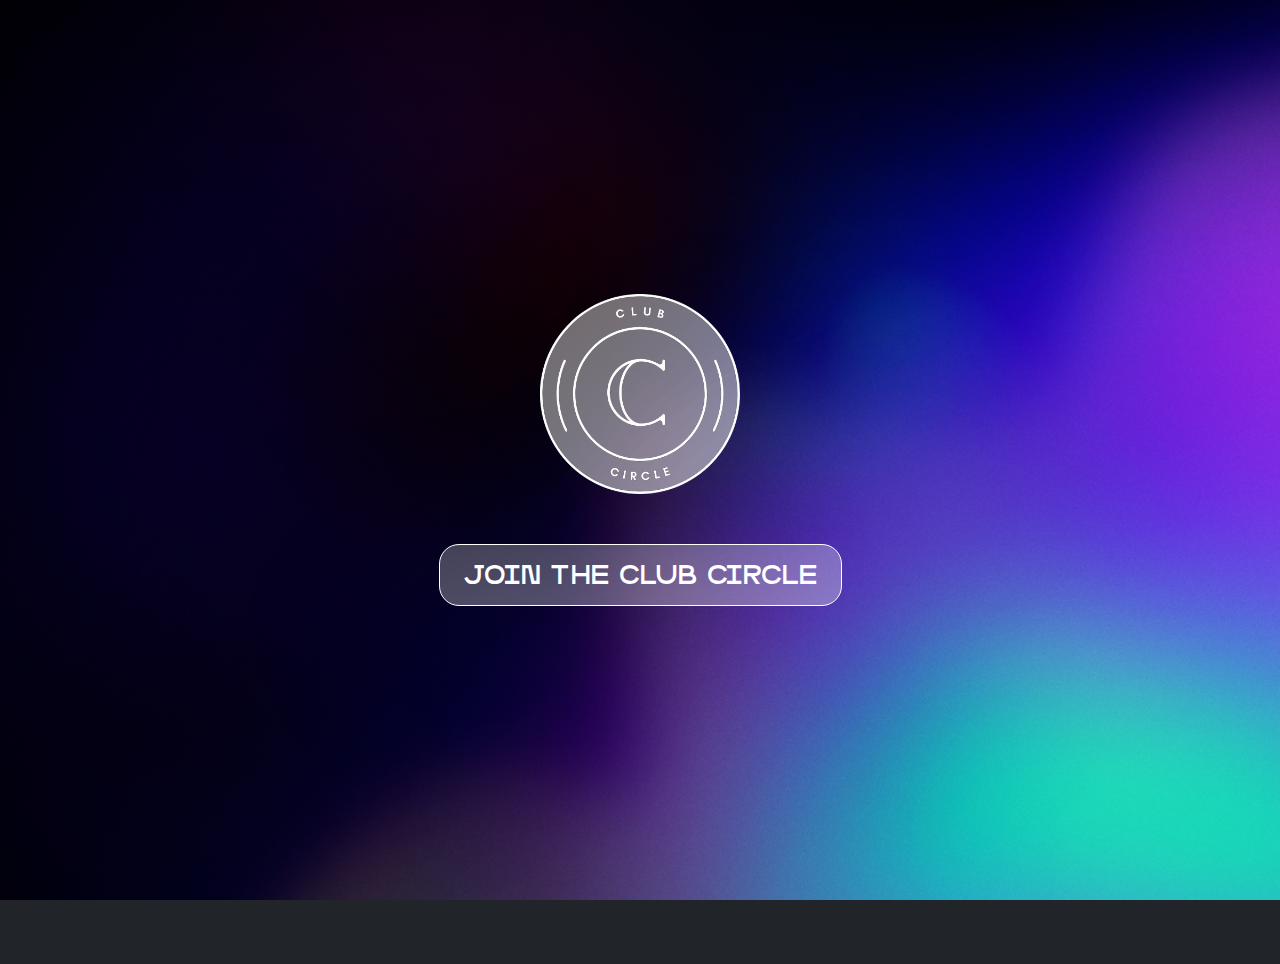
<file: index.html>
<!DOCTYPE html>
<html lang="en">

<head>
    <meta charset="utf-8">
<title>Club Circle</title>
    <meta name="viewport" content="width=device-width, initial-scale=1.0, shrink-to-fit=no">
    <title>Club Circle</title>
    <link rel="icon" type="image/png" sizes="1500x1500" href="/assets/img/ClubCircle_Logo.png">
    <link rel="icon" type="image/png" sizes="1500x1500" href="/assets/img/ClubCircle_Logo.png">
    <link rel="icon" type="image/png" sizes="1500x1500" href="/assets/img/ClubCircle_Logo.png">
    <link rel="icon" type="image/png" sizes="1500x1500" href="/assets/img/ClubCircle_Logo.png">
    <link rel="icon" type="image/png" sizes="1500x1500" href="/assets/img/ClubCircle_Logo.png">
    <link rel="stylesheet" href="https://cdn.jsdelivr.net/npm/bootstrap@5.2.2/dist/css/bootstrap.min.css">
    <link rel="stylesheet" href="https://fonts.googleapis.com/css?family=Inter&amp;display=swap">
    <link rel="stylesheet" href="/assets/css/styles.min.css">
</head>

<body style="width: 100vw;min-height: 100vh;height: fit-content;background: rgb(0,0,0);">
    <div class="d-flex flex-column justify-content-center align-items-center justify-content-md-center align-items-md-center" style="width: 100vw;height: 100vh;background: url(&quot;/assets/img/3.png&quot;) left / cover;"><img style="margin-bottom: 50px;width: 200px;max-width: 80%;" src="/assets/img/ClubCircle_Logov2.png"><a class="btn btn-primary" role="button" style="font-family: 'Sandro Grottesco';font-size: 24px;background: linear-gradient(171deg, rgba(255,255,255,0.07), rgba(207,207,207,0.22) 100%), rgba(255,255,255,0.2);padding-top: 12px;padding-right: 24px;padding-bottom: 12px;padding-left: 24px;border-radius: 20px;border-color: white;font-weight: bold;margin-left: 5px;margin-right: 5px;" href="/selection.html">JOIN THE CLUB CIRCLE</a></div><!-- Start: Footer Dark -->
    <footer class="text-center bg-dark" style="background: black;width: 100vw;height: fit-content;max-height: 30%;">
        <div class="d-flex d-md-flex flex-row justify-content-center align-items-center justify-content-md-center align-items-md-center" style="padding: 20px;">
            <p class="text-muted mb-0" style="font-family: Inter, sans-serif;">Copyright © 2022 Club Circle</p>
        </div>
    </footer><!-- End: Footer Dark -->
    <script src="https://cdn.jsdelivr.net/npm/bootstrap@5.2.2/dist/js/bootstrap.bundle.min.js"></script>
    <script src="/assets/js/script.min.js"></script>
</body>

</html>
</file>
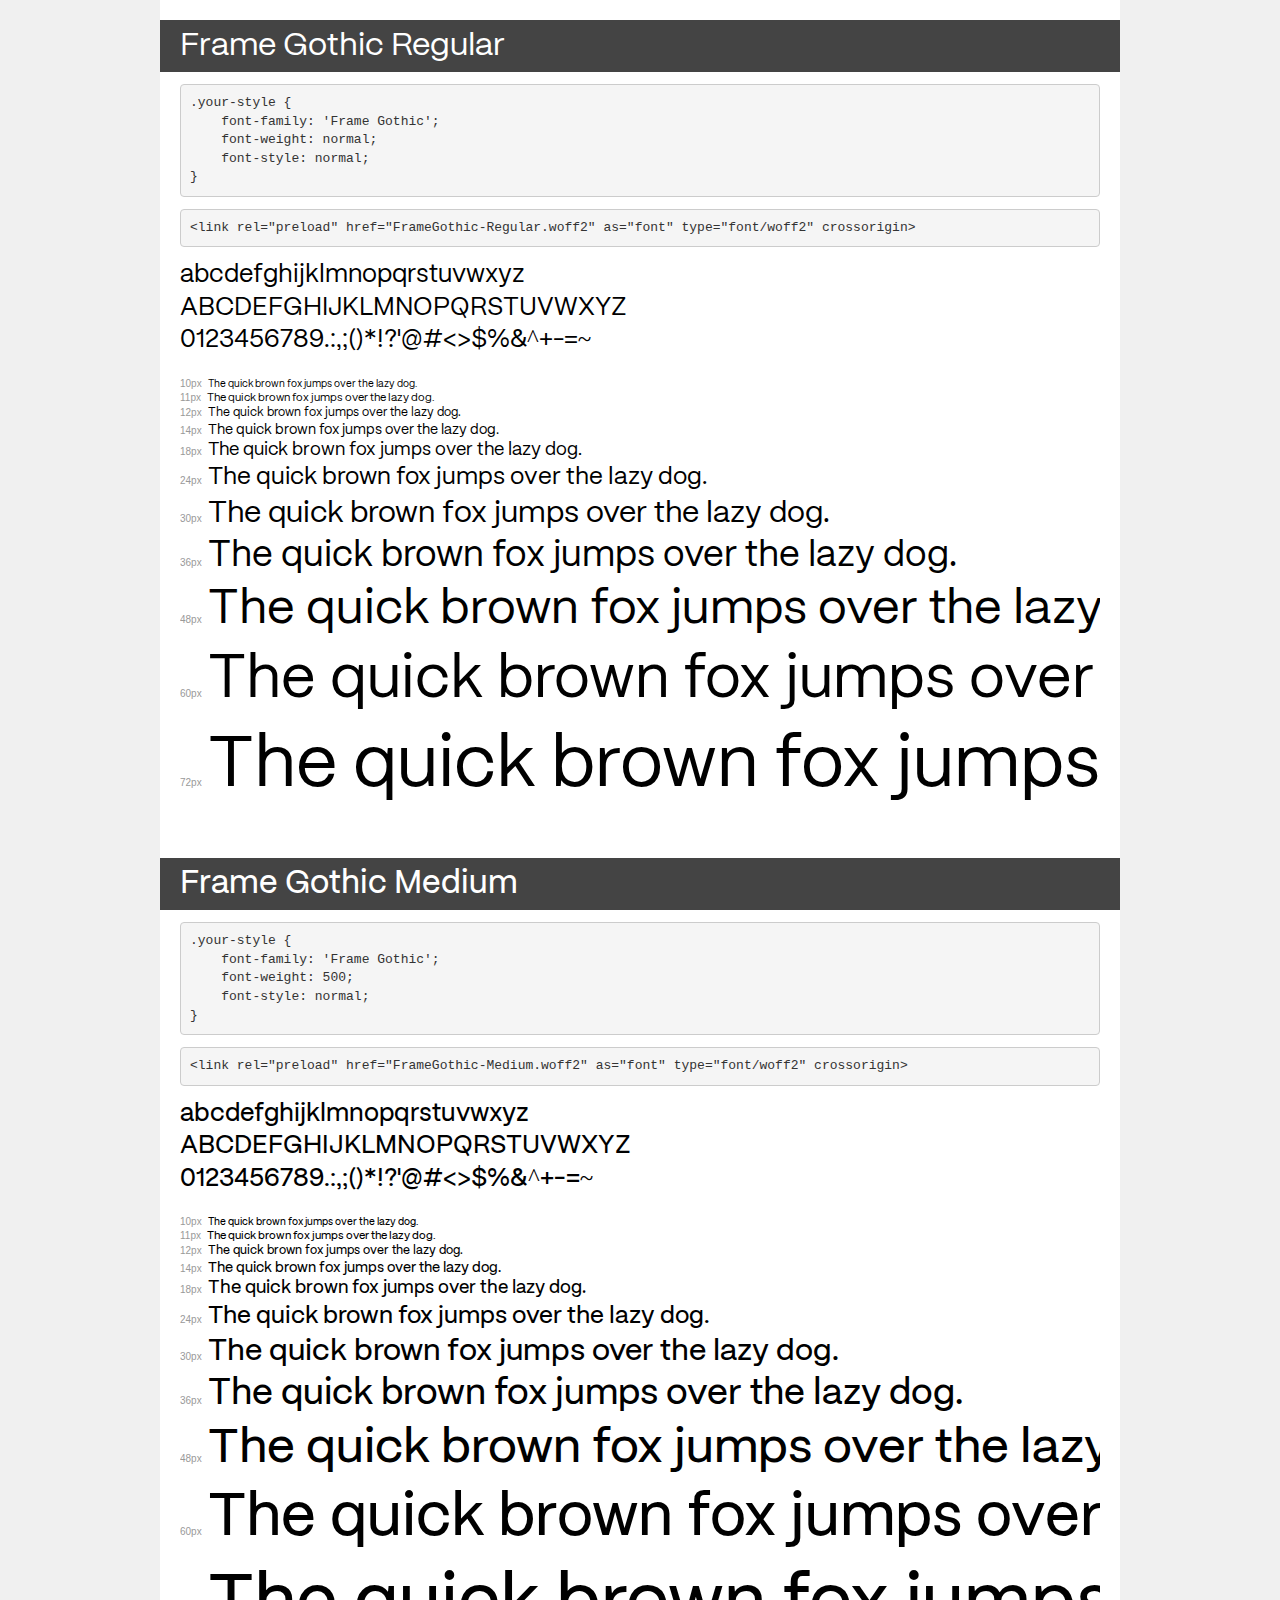
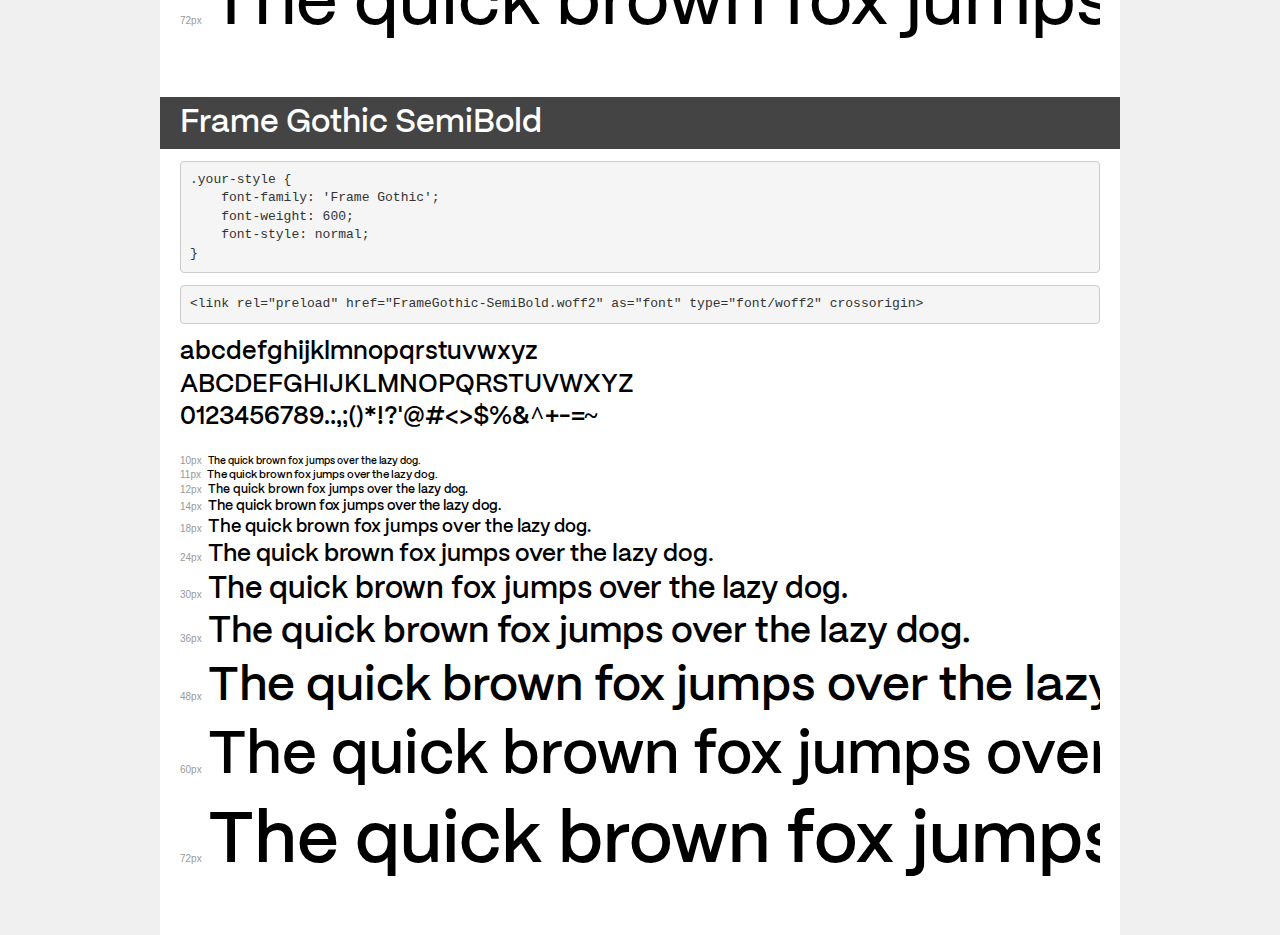
<file: transfonter_fonts/FrameGothic/demo.html>
<!DOCTYPE html>
<html lang="en">
<head>
    <meta charset="utf-8">
    <meta http-equiv="X-UA-Compatible" content="IE=edge">
    <meta name="viewport" content="width=device-width, initial-scale=1">
    <meta name="robots" content="noindex, noarchive">
    <meta name="format-detection" content="telephone=no">
    <title>Transfonter demo</title>
    <link href="stylesheet.css" rel="stylesheet">
    <style>
        /*
        http://meyerweb.com/eric/tools/css/reset/
        v2.0 | 20110126
        License: none (public domain)
        */
        html, body, div, span, applet, object, iframe,
        h1, h2, h3, h4, h5, h6, p, blockquote, pre,
        a, abbr, acronym, address, big, cite, code,
        del, dfn, em, img, ins, kbd, q, s, samp,
        small, strike, strong, sub, sup, tt, var,
        b, u, i, center,
        dl, dt, dd, ol, ul, li,
        fieldset, form, label, legend,
        table, caption, tbody, tfoot, thead, tr, th, td,
        article, aside, canvas, details, embed,
        figure, figcaption, footer, header, hgroup,
        menu, nav, output, ruby, section, summary,
        time, mark, audio, video {
            margin: 0;
            padding: 0;
            border: 0;
            font-size: 100%;
            font: inherit;
            vertical-align: baseline;
        }
        /* HTML5 display-role reset for older browsers */
        article, aside, details, figcaption, figure,
        footer, header, hgroup, menu, nav, section {
            display: block;
        }
        body {
            line-height: 1;
        }
        ol, ul {
            list-style: none;
        }
        blockquote, q {
            quotes: none;
        }
        blockquote:before, blockquote:after,
        q:before, q:after {
            content: '';
            content: none;
        }
        table {
            border-collapse: collapse;
            border-spacing: 0;
        }
        /* demo styles */
        body {
            background: #f0f0f0;
            color: #000;
        }
        .page {
            background: #fff;
            width: 920px;
            margin: 0 auto;
            padding: 20px 20px 0 20px;
            overflow: hidden;
        }
        .font-container {
            overflow-x: auto;
            overflow-y: hidden;
            margin-bottom: 40px;
            line-height: 1.3;
            white-space: nowrap;
            padding-bottom: 5px;
        }
        h1 {
            position: relative;
            background: #444;
            font-size: 32px;
            color: #fff;
            padding: 10px 20px;
            margin: 0 -20px 12px -20px;
        }
        .letters {
            font-size: 25px;
            margin-bottom: 20px;
        }
        .s10:before {
            content: '10px';
        }
        .s11:before {
            content: '11px';
        }
        .s12:before {
            content: '12px';
        }
        .s14:before {
            content: '14px';
        }
        .s18:before {
            content: '18px';
        }
        .s24:before {
            content: '24px';
        }
        .s30:before {
            content: '30px';
        }
        .s36:before {
            content: '36px';
        }
        .s48:before {
            content: '48px';
        }
        .s60:before {
            content: '60px';
        }
        .s72:before {
            content: '72px';
        }
        .s10:before, .s11:before, .s12:before, .s14:before,
        .s18:before, .s24:before, .s30:before, .s36:before,
        .s48:before, .s60:before, .s72:before {
            font-family: Arial, sans-serif;
            font-size: 10px;
            font-weight: normal;
            font-style: normal;
            color: #999;
            padding-right: 6px;
        }
        pre {
            display: block;
            padding: 9px;
            margin: 0 0 12px;
            font-family: Monaco, Menlo, Consolas, "Courier New", monospace;
            font-size: 13px;
            line-height: 1.428571429;
            color: #333;
            font-weight: normal;
            font-style: normal;
            background-color: #f5f5f5;
            border: 1px solid #ccc;
            overflow-x: auto;
            border-radius: 4px;
        }
        /* responsive */
        @media (max-width: 959px) {
            .page {
                width: auto;
                margin: 0;
            }
        }
    </style>
</head>
<body>
<div class="page">
    <div class="demo">
        <h1 style="font-family: 'Frame Gothic'; font-weight: normal; font-style: normal;">Frame Gothic Regular</h1>
        <pre title="Usage">.your-style {
    font-family: 'Frame Gothic';
    font-weight: normal;
    font-style: normal;
}</pre>
        <pre title="Preload (optional)">
&lt;link rel=&quot;preload&quot; href=&quot;FrameGothic-Regular.woff2&quot; as=&quot;font&quot; type=&quot;font/woff2&quot; crossorigin&gt;</pre>
        <div class="font-container" style="font-family: 'Frame Gothic'; font-weight: normal; font-style: normal;">
            <p class="letters">
                abcdefghijklmnopqrstuvwxyz<br>
ABCDEFGHIJKLMNOPQRSTUVWXYZ<br>
                0123456789.:,;()*!?'@#&lt;&gt;$%&^+-=~
            </p>
            <p class="s10" style="font-size: 10px;">The quick brown fox jumps over the lazy dog.</p>
            <p class="s11" style="font-size: 11px;">The quick brown fox jumps over the lazy dog.</p>
            <p class="s12" style="font-size: 12px;">The quick brown fox jumps over the lazy dog.</p>
            <p class="s14" style="font-size: 14px;">The quick brown fox jumps over the lazy dog.</p>
            <p class="s18" style="font-size: 18px;">The quick brown fox jumps over the lazy dog.</p>
            <p class="s24" style="font-size: 24px;">The quick brown fox jumps over the lazy dog.</p>
            <p class="s30" style="font-size: 30px;">The quick brown fox jumps over the lazy dog.</p>
            <p class="s36" style="font-size: 36px;">The quick brown fox jumps over the lazy dog.</p>
            <p class="s48" style="font-size: 48px;">The quick brown fox jumps over the lazy dog.</p>
            <p class="s60" style="font-size: 60px;">The quick brown fox jumps over the lazy dog.</p>
            <p class="s72" style="font-size: 72px;">The quick brown fox jumps over the lazy dog.</p>
        </div>
    </div>

    <div class="demo">
        <h1 style="font-family: 'Frame Gothic'; font-weight: 500; font-style: normal;">Frame Gothic Medium</h1>
        <pre title="Usage">.your-style {
    font-family: 'Frame Gothic';
    font-weight: 500;
    font-style: normal;
}</pre>
        <pre title="Preload (optional)">
&lt;link rel=&quot;preload&quot; href=&quot;FrameGothic-Medium.woff2&quot; as=&quot;font&quot; type=&quot;font/woff2&quot; crossorigin&gt;</pre>
        <div class="font-container" style="font-family: 'Frame Gothic'; font-weight: 500; font-style: normal;">
            <p class="letters">
                abcdefghijklmnopqrstuvwxyz<br>
ABCDEFGHIJKLMNOPQRSTUVWXYZ<br>
                0123456789.:,;()*!?'@#&lt;&gt;$%&^+-=~
            </p>
            <p class="s10" style="font-size: 10px;">The quick brown fox jumps over the lazy dog.</p>
            <p class="s11" style="font-size: 11px;">The quick brown fox jumps over the lazy dog.</p>
            <p class="s12" style="font-size: 12px;">The quick brown fox jumps over the lazy dog.</p>
            <p class="s14" style="font-size: 14px;">The quick brown fox jumps over the lazy dog.</p>
            <p class="s18" style="font-size: 18px;">The quick brown fox jumps over the lazy dog.</p>
            <p class="s24" style="font-size: 24px;">The quick brown fox jumps over the lazy dog.</p>
            <p class="s30" style="font-size: 30px;">The quick brown fox jumps over the lazy dog.</p>
            <p class="s36" style="font-size: 36px;">The quick brown fox jumps over the lazy dog.</p>
            <p class="s48" style="font-size: 48px;">The quick brown fox jumps over the lazy dog.</p>
            <p class="s60" style="font-size: 60px;">The quick brown fox jumps over the lazy dog.</p>
            <p class="s72" style="font-size: 72px;">The quick brown fox jumps over the lazy dog.</p>
        </div>
    </div>

    <div class="demo">
        <h1 style="font-family: 'Frame Gothic'; font-weight: 600; font-style: normal;">Frame Gothic SemiBold</h1>
        <pre title="Usage">.your-style {
    font-family: 'Frame Gothic';
    font-weight: 600;
    font-style: normal;
}</pre>
        <pre title="Preload (optional)">
&lt;link rel=&quot;preload&quot; href=&quot;FrameGothic-SemiBold.woff2&quot; as=&quot;font&quot; type=&quot;font/woff2&quot; crossorigin&gt;</pre>
        <div class="font-container" style="font-family: 'Frame Gothic'; font-weight: 600; font-style: normal;">
            <p class="letters">
                abcdefghijklmnopqrstuvwxyz<br>
ABCDEFGHIJKLMNOPQRSTUVWXYZ<br>
                0123456789.:,;()*!?'@#&lt;&gt;$%&^+-=~
            </p>
            <p class="s10" style="font-size: 10px;">The quick brown fox jumps over the lazy dog.</p>
            <p class="s11" style="font-size: 11px;">The quick brown fox jumps over the lazy dog.</p>
            <p class="s12" style="font-size: 12px;">The quick brown fox jumps over the lazy dog.</p>
            <p class="s14" style="font-size: 14px;">The quick brown fox jumps over the lazy dog.</p>
            <p class="s18" style="font-size: 18px;">The quick brown fox jumps over the lazy dog.</p>
            <p class="s24" style="font-size: 24px;">The quick brown fox jumps over the lazy dog.</p>
            <p class="s30" style="font-size: 30px;">The quick brown fox jumps over the lazy dog.</p>
            <p class="s36" style="font-size: 36px;">The quick brown fox jumps over the lazy dog.</p>
            <p class="s48" style="font-size: 48px;">The quick brown fox jumps over the lazy dog.</p>
            <p class="s60" style="font-size: 60px;">The quick brown fox jumps over the lazy dog.</p>
            <p class="s72" style="font-size: 72px;">The quick brown fox jumps over the lazy dog.</p>
        </div>
    </div>

</div>
</body>
</html>
</file>
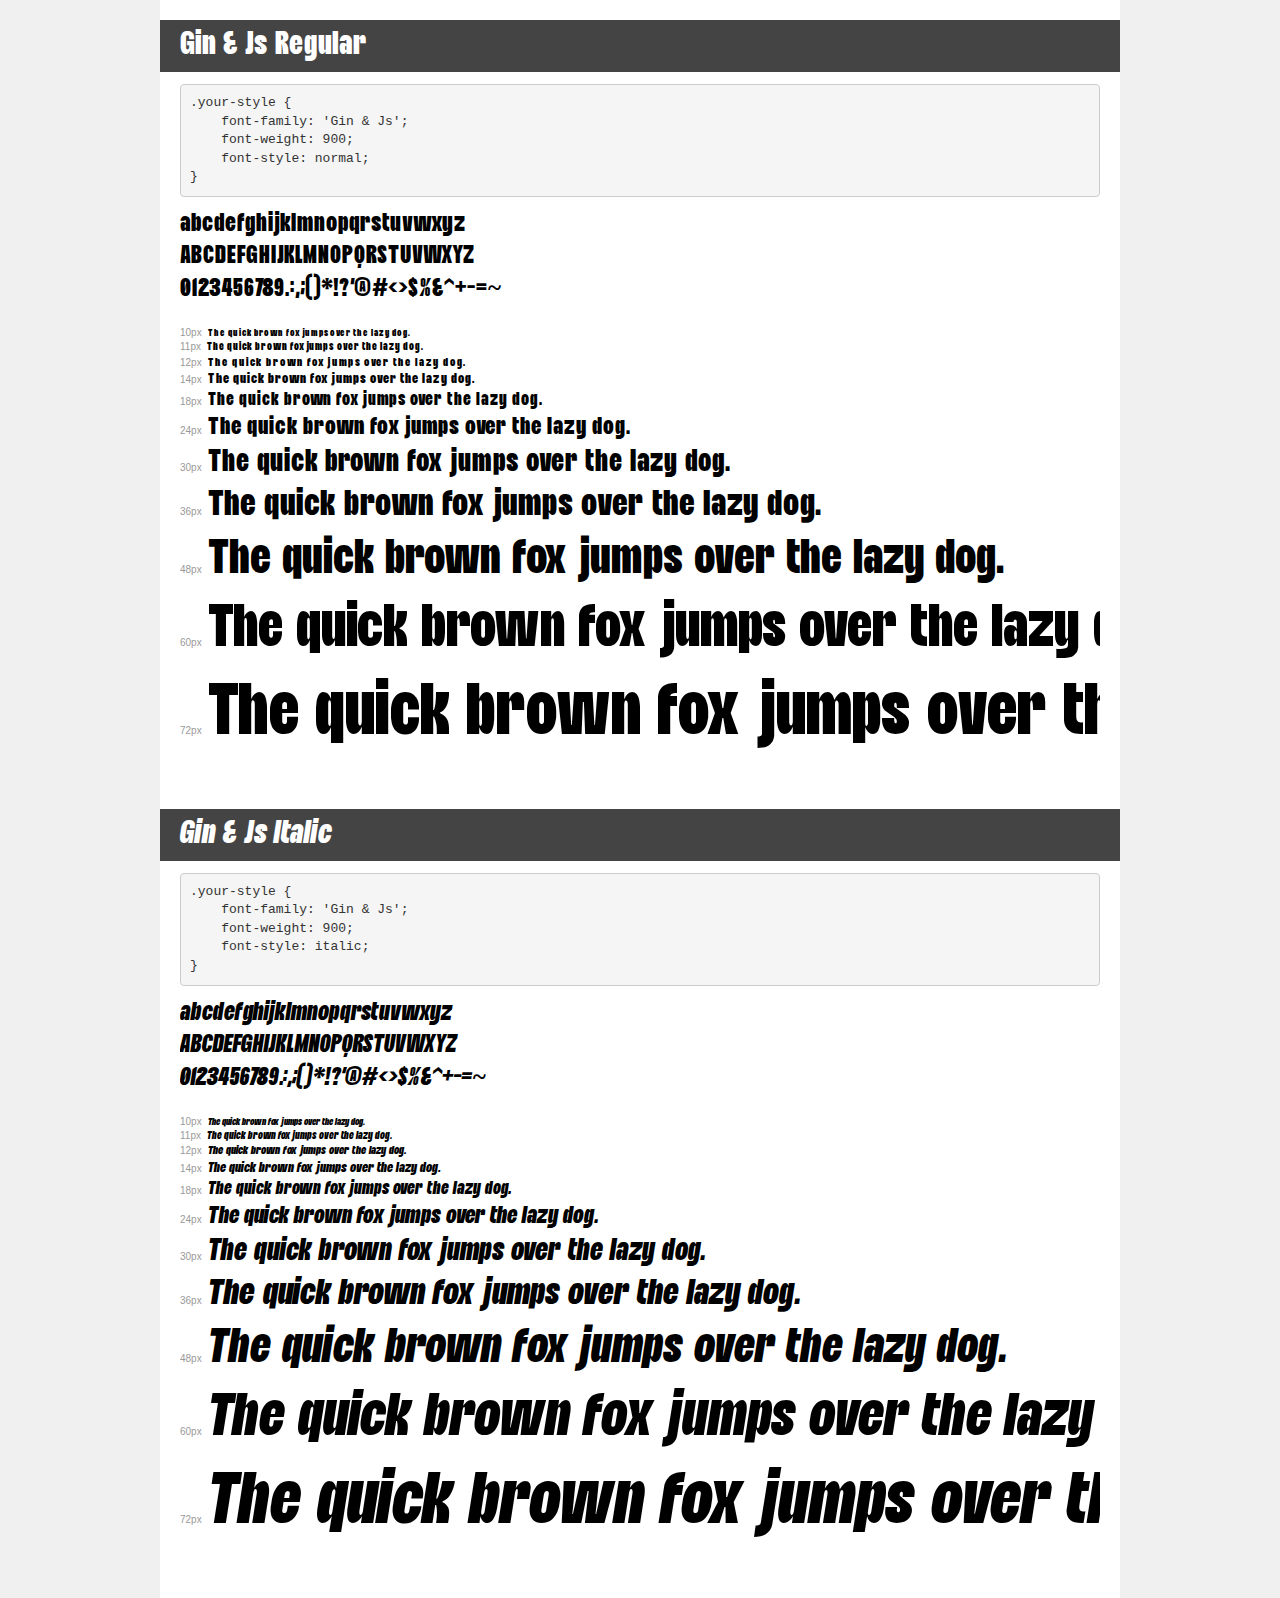
<file: transfonter_fonts/gin/demo.html>
<!DOCTYPE html>
<html lang="en">
<head>
    <meta charset="utf-8">
    <meta http-equiv="X-UA-Compatible" content="IE=edge">
    <meta name="viewport" content="width=device-width, initial-scale=1">
    <meta name="robots" content="noindex, noarchive">
    <meta name="format-detection" content="telephone=no">
    <title>Transfonter demo</title>
    <link href="stylesheet.css" rel="stylesheet">
    <style>
        /*
        http://meyerweb.com/eric/tools/css/reset/
        v2.0 | 20110126
        License: none (public domain)
        */
        html, body, div, span, applet, object, iframe,
        h1, h2, h3, h4, h5, h6, p, blockquote, pre,
        a, abbr, acronym, address, big, cite, code,
        del, dfn, em, img, ins, kbd, q, s, samp,
        small, strike, strong, sub, sup, tt, var,
        b, u, i, center,
        dl, dt, dd, ol, ul, li,
        fieldset, form, label, legend,
        table, caption, tbody, tfoot, thead, tr, th, td,
        article, aside, canvas, details, embed,
        figure, figcaption, footer, header, hgroup,
        menu, nav, output, ruby, section, summary,
        time, mark, audio, video {
            margin: 0;
            padding: 0;
            border: 0;
            font-size: 100%;
            font: inherit;
            vertical-align: baseline;
        }
        /* HTML5 display-role reset for older browsers */
        article, aside, details, figcaption, figure,
        footer, header, hgroup, menu, nav, section {
            display: block;
        }
        body {
            line-height: 1;
        }
        ol, ul {
            list-style: none;
        }
        blockquote, q {
            quotes: none;
        }
        blockquote:before, blockquote:after,
        q:before, q:after {
            content: '';
            content: none;
        }
        table {
            border-collapse: collapse;
            border-spacing: 0;
        }
        /* demo styles */
        body {
            background: #f0f0f0;
            color: #000;
        }
        .page {
            background: #fff;
            width: 920px;
            margin: 0 auto;
            padding: 20px 20px 0 20px;
            overflow: hidden;
        }
        .font-container {
            overflow-x: auto;
            overflow-y: hidden;
            margin-bottom: 40px;
            line-height: 1.3;
            white-space: nowrap;
            padding-bottom: 5px;
        }
        h1 {
            position: relative;
            background: #444;
            font-size: 32px;
            color: #fff;
            padding: 10px 20px;
            margin: 0 -20px 12px -20px;
        }
        .letters {
            font-size: 25px;
            margin-bottom: 20px;
        }
        .s10:before {
            content: '10px';
        }
        .s11:before {
            content: '11px';
        }
        .s12:before {
            content: '12px';
        }
        .s14:before {
            content: '14px';
        }
        .s18:before {
            content: '18px';
        }
        .s24:before {
            content: '24px';
        }
        .s30:before {
            content: '30px';
        }
        .s36:before {
            content: '36px';
        }
        .s48:before {
            content: '48px';
        }
        .s60:before {
            content: '60px';
        }
        .s72:before {
            content: '72px';
        }
        .s10:before, .s11:before, .s12:before, .s14:before,
        .s18:before, .s24:before, .s30:before, .s36:before,
        .s48:before, .s60:before, .s72:before {
            font-family: Arial, sans-serif;
            font-size: 10px;
            font-weight: normal;
            font-style: normal;
            color: #999;
            padding-right: 6px;
        }
        pre {
            display: block;
            padding: 9px;
            margin: 0 0 12px;
            font-family: Monaco, Menlo, Consolas, "Courier New", monospace;
            font-size: 13px;
            line-height: 1.428571429;
            color: #333;
            font-weight: normal;
            font-style: normal;
            background-color: #f5f5f5;
            border: 1px solid #ccc;
            overflow-x: auto;
            border-radius: 4px;
        }
        /* responsive */
        @media (max-width: 959px) {
            .page {
                width: auto;
                margin: 0;
            }
        }
    </style>
</head>
<body>
<div class="page">
    <div class="demo">
        <h1 style="font-family: 'Gin & Js'; font-weight: 900; font-style: normal;">Gin & Js Regular</h1>
        <pre title="Usage">.your-style {
    font-family: 'Gin & Js';
    font-weight: 900;
    font-style: normal;
}</pre>
        <div class="font-container" style="font-family: 'Gin & Js'; font-weight: 900; font-style: normal;">
            <p class="letters">
                abcdefghijklmnopqrstuvwxyz<br>
ABCDEFGHIJKLMNOPQRSTUVWXYZ<br>
                0123456789.:,;()*!?'@#&lt;&gt;$%&^+-=~
            </p>
            <p class="s10" style="font-size: 10px;">The quick brown fox jumps over the lazy dog.</p>
            <p class="s11" style="font-size: 11px;">The quick brown fox jumps over the lazy dog.</p>
            <p class="s12" style="font-size: 12px;">The quick brown fox jumps over the lazy dog.</p>
            <p class="s14" style="font-size: 14px;">The quick brown fox jumps over the lazy dog.</p>
            <p class="s18" style="font-size: 18px;">The quick brown fox jumps over the lazy dog.</p>
            <p class="s24" style="font-size: 24px;">The quick brown fox jumps over the lazy dog.</p>
            <p class="s30" style="font-size: 30px;">The quick brown fox jumps over the lazy dog.</p>
            <p class="s36" style="font-size: 36px;">The quick brown fox jumps over the lazy dog.</p>
            <p class="s48" style="font-size: 48px;">The quick brown fox jumps over the lazy dog.</p>
            <p class="s60" style="font-size: 60px;">The quick brown fox jumps over the lazy dog.</p>
            <p class="s72" style="font-size: 72px;">The quick brown fox jumps over the lazy dog.</p>
        </div>
    </div>

    <div class="demo">
        <h1 style="font-family: 'Gin & Js'; font-weight: 900; font-style: italic;">Gin & Js Italic</h1>
        <pre title="Usage">.your-style {
    font-family: 'Gin & Js';
    font-weight: 900;
    font-style: italic;
}</pre>
        <div class="font-container" style="font-family: 'Gin & Js'; font-weight: 900; font-style: italic;">
            <p class="letters">
                abcdefghijklmnopqrstuvwxyz<br>
ABCDEFGHIJKLMNOPQRSTUVWXYZ<br>
                0123456789.:,;()*!?'@#&lt;&gt;$%&^+-=~
            </p>
            <p class="s10" style="font-size: 10px;">The quick brown fox jumps over the lazy dog.</p>
            <p class="s11" style="font-size: 11px;">The quick brown fox jumps over the lazy dog.</p>
            <p class="s12" style="font-size: 12px;">The quick brown fox jumps over the lazy dog.</p>
            <p class="s14" style="font-size: 14px;">The quick brown fox jumps over the lazy dog.</p>
            <p class="s18" style="font-size: 18px;">The quick brown fox jumps over the lazy dog.</p>
            <p class="s24" style="font-size: 24px;">The quick brown fox jumps over the lazy dog.</p>
            <p class="s30" style="font-size: 30px;">The quick brown fox jumps over the lazy dog.</p>
            <p class="s36" style="font-size: 36px;">The quick brown fox jumps over the lazy dog.</p>
            <p class="s48" style="font-size: 48px;">The quick brown fox jumps over the lazy dog.</p>
            <p class="s60" style="font-size: 60px;">The quick brown fox jumps over the lazy dog.</p>
            <p class="s72" style="font-size: 72px;">The quick brown fox jumps over the lazy dog.</p>
        </div>
    </div>

</div>
</body>
</html>
</file>
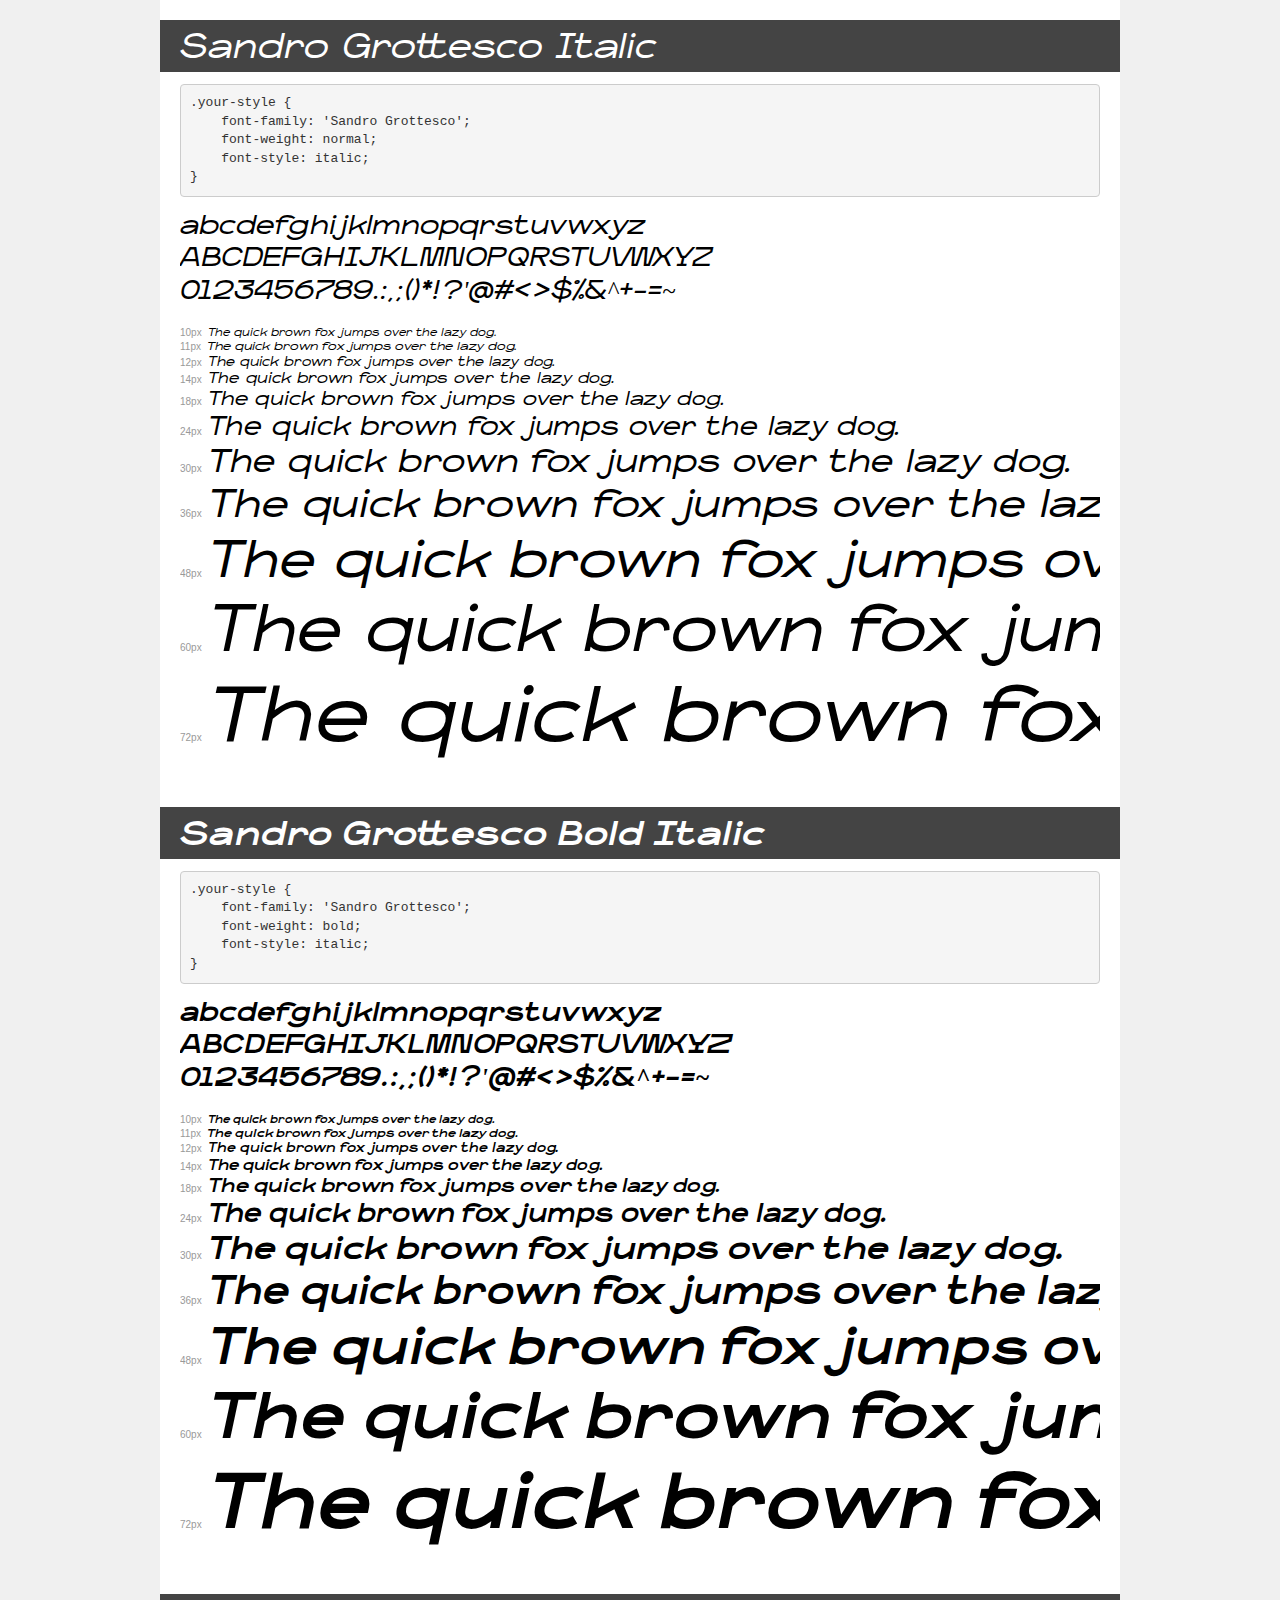
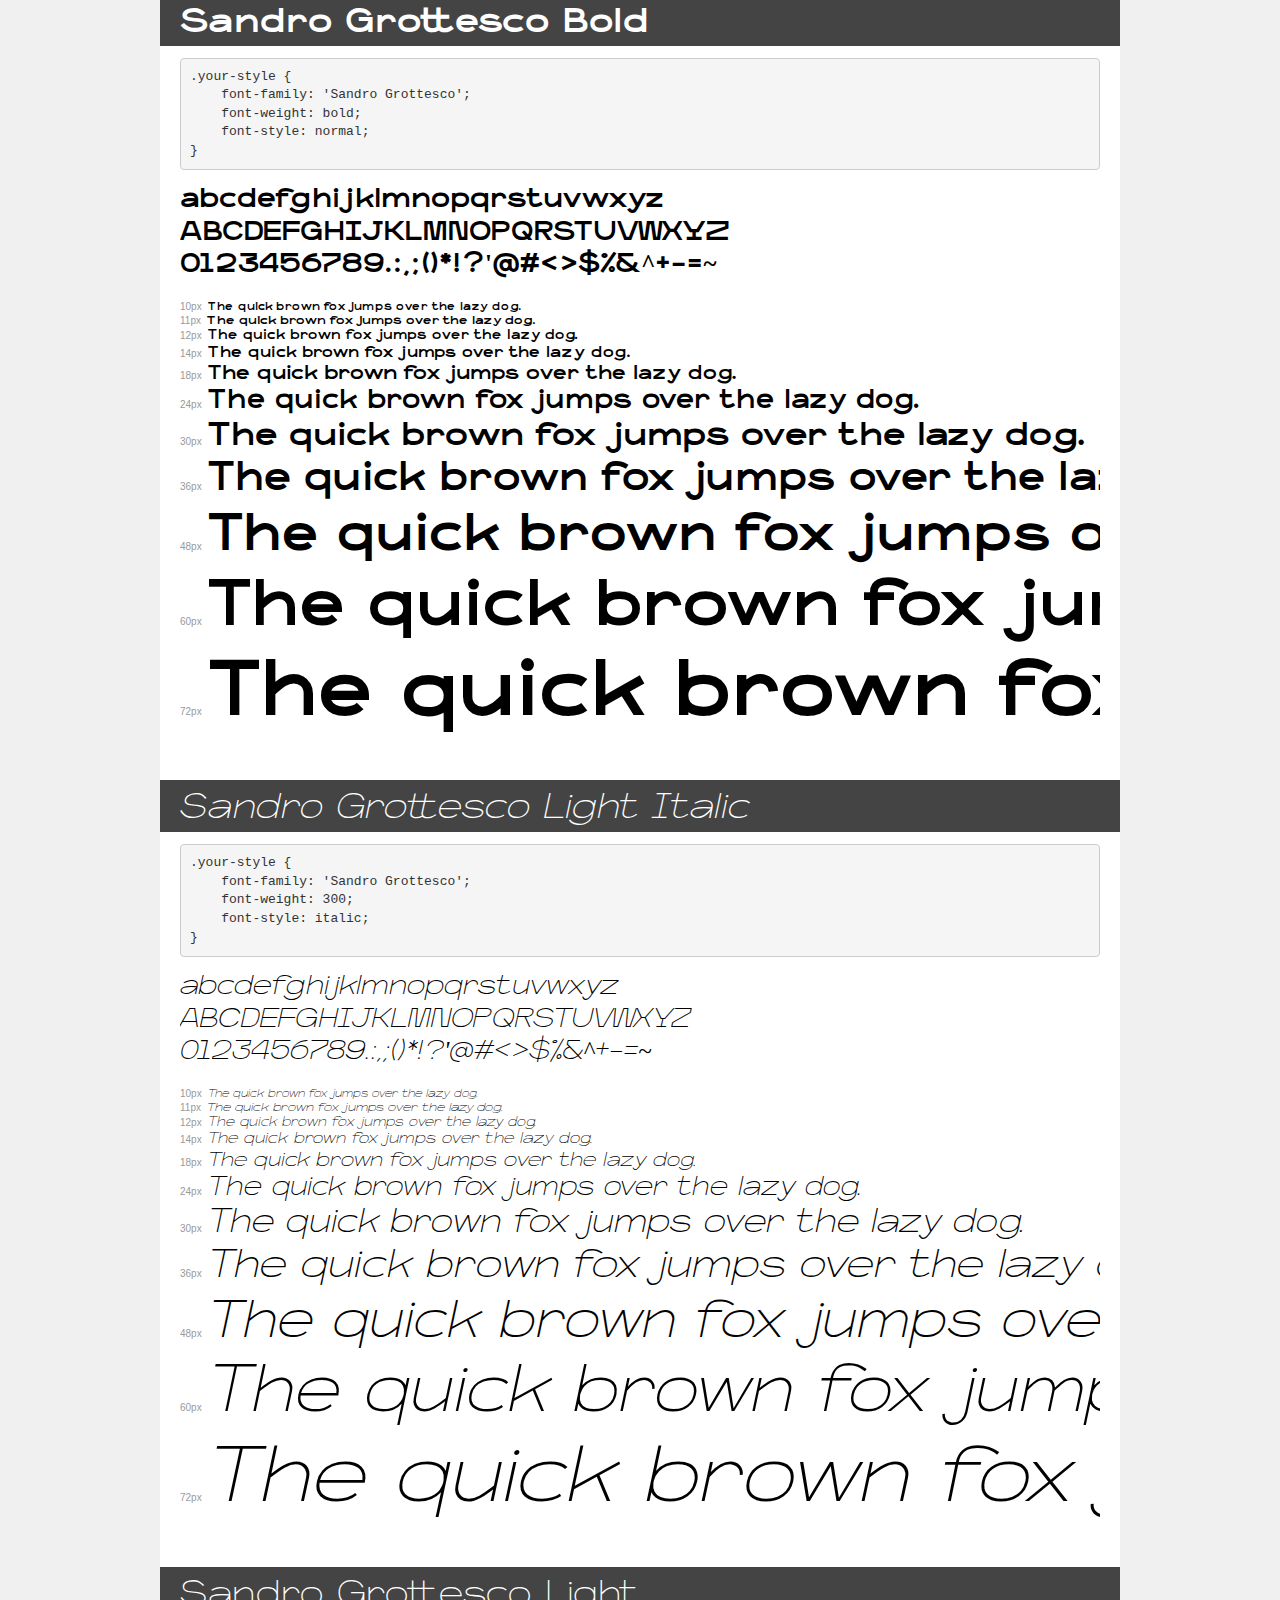
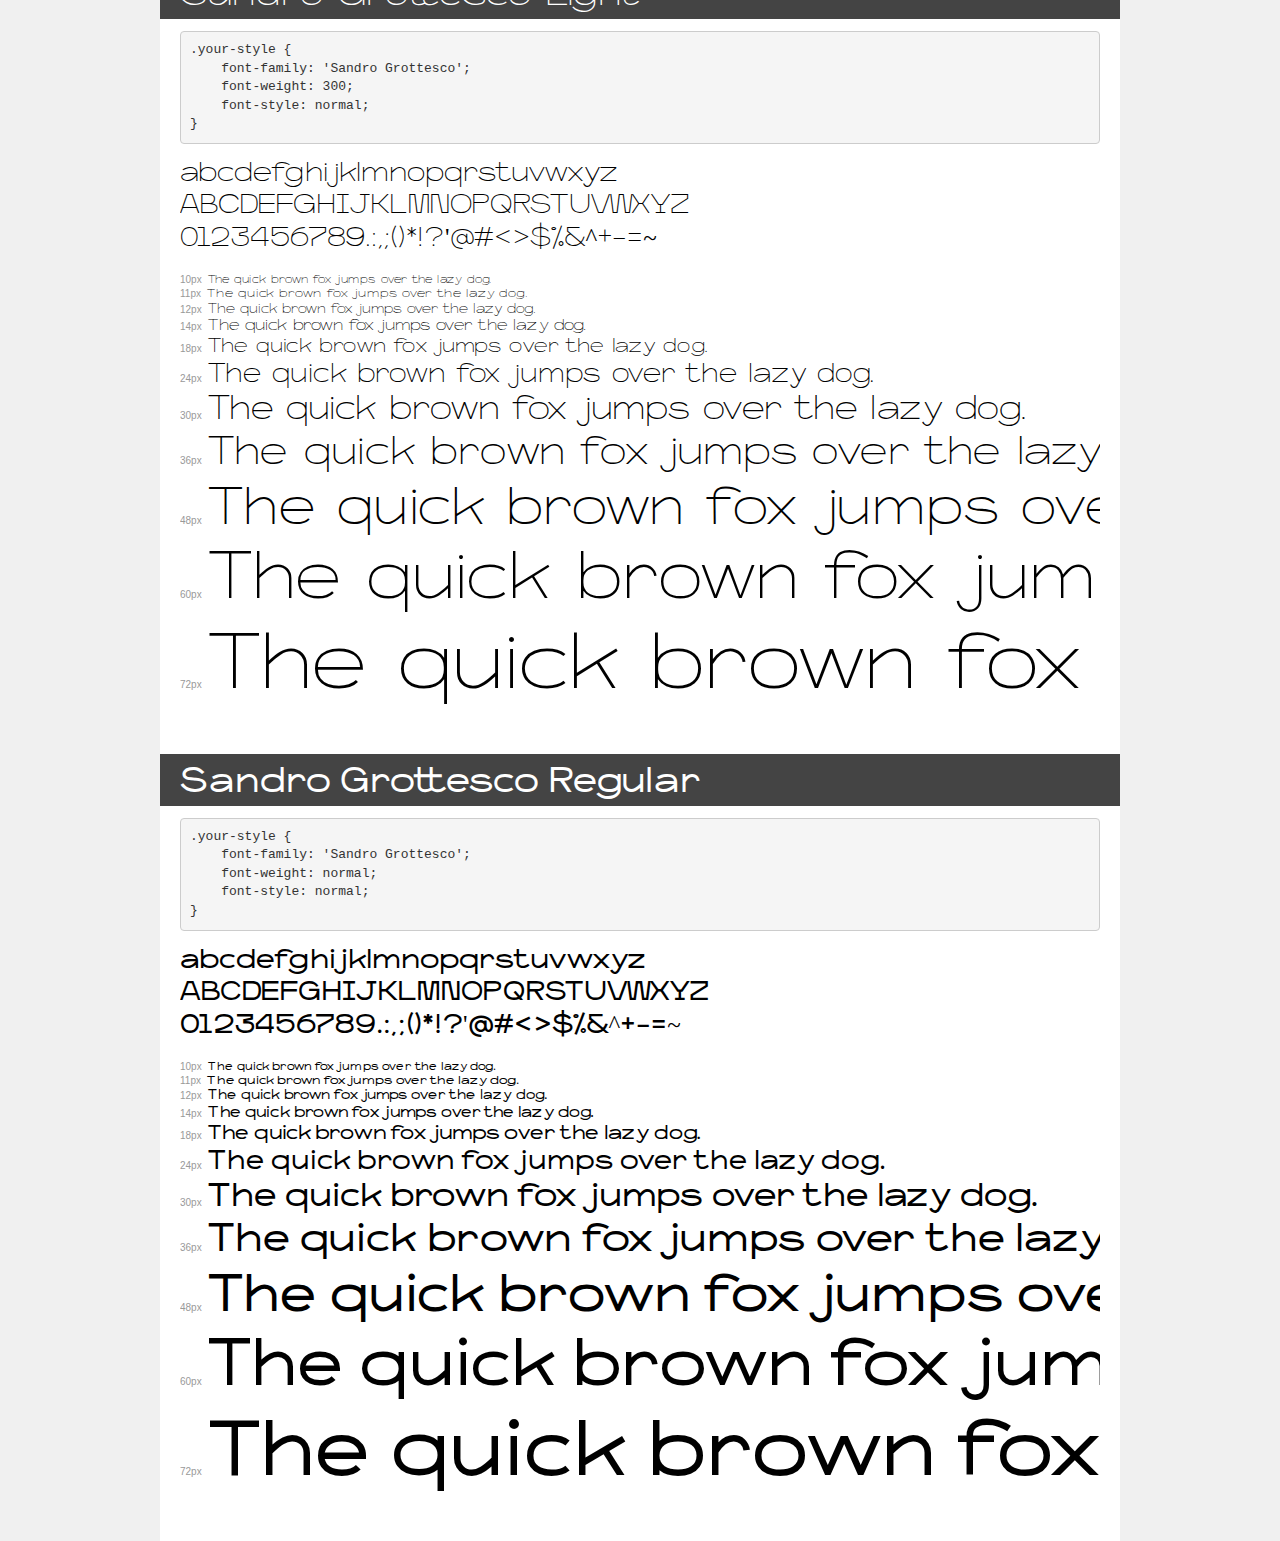
<file: transfonter_fonts/grottesco/demo.html>
<!DOCTYPE html>
<html lang="en">
<head>
    <meta charset="utf-8">
    <meta http-equiv="X-UA-Compatible" content="IE=edge">
    <meta name="viewport" content="width=device-width, initial-scale=1">
    <meta name="robots" content="noindex, noarchive">
    <meta name="format-detection" content="telephone=no">
    <title>Transfonter demo</title>
    <link href="stylesheet.css" rel="stylesheet">
    <style>
        /*
        http://meyerweb.com/eric/tools/css/reset/
        v2.0 | 20110126
        License: none (public domain)
        */
        html, body, div, span, applet, object, iframe,
        h1, h2, h3, h4, h5, h6, p, blockquote, pre,
        a, abbr, acronym, address, big, cite, code,
        del, dfn, em, img, ins, kbd, q, s, samp,
        small, strike, strong, sub, sup, tt, var,
        b, u, i, center,
        dl, dt, dd, ol, ul, li,
        fieldset, form, label, legend,
        table, caption, tbody, tfoot, thead, tr, th, td,
        article, aside, canvas, details, embed,
        figure, figcaption, footer, header, hgroup,
        menu, nav, output, ruby, section, summary,
        time, mark, audio, video {
            margin: 0;
            padding: 0;
            border: 0;
            font-size: 100%;
            font: inherit;
            vertical-align: baseline;
        }
        /* HTML5 display-role reset for older browsers */
        article, aside, details, figcaption, figure,
        footer, header, hgroup, menu, nav, section {
            display: block;
        }
        body {
            line-height: 1;
        }
        ol, ul {
            list-style: none;
        }
        blockquote, q {
            quotes: none;
        }
        blockquote:before, blockquote:after,
        q:before, q:after {
            content: '';
            content: none;
        }
        table {
            border-collapse: collapse;
            border-spacing: 0;
        }
        /* demo styles */
        body {
            background: #f0f0f0;
            color: #000;
        }
        .page {
            background: #fff;
            width: 920px;
            margin: 0 auto;
            padding: 20px 20px 0 20px;
            overflow: hidden;
        }
        .font-container {
            overflow-x: auto;
            overflow-y: hidden;
            margin-bottom: 40px;
            line-height: 1.3;
            white-space: nowrap;
            padding-bottom: 5px;
        }
        h1 {
            position: relative;
            background: #444;
            font-size: 32px;
            color: #fff;
            padding: 10px 20px;
            margin: 0 -20px 12px -20px;
        }
        .letters {
            font-size: 25px;
            margin-bottom: 20px;
        }
        .s10:before {
            content: '10px';
        }
        .s11:before {
            content: '11px';
        }
        .s12:before {
            content: '12px';
        }
        .s14:before {
            content: '14px';
        }
        .s18:before {
            content: '18px';
        }
        .s24:before {
            content: '24px';
        }
        .s30:before {
            content: '30px';
        }
        .s36:before {
            content: '36px';
        }
        .s48:before {
            content: '48px';
        }
        .s60:before {
            content: '60px';
        }
        .s72:before {
            content: '72px';
        }
        .s10:before, .s11:before, .s12:before, .s14:before,
        .s18:before, .s24:before, .s30:before, .s36:before,
        .s48:before, .s60:before, .s72:before {
            font-family: Arial, sans-serif;
            font-size: 10px;
            font-weight: normal;
            font-style: normal;
            color: #999;
            padding-right: 6px;
        }
        pre {
            display: block;
            padding: 9px;
            margin: 0 0 12px;
            font-family: Monaco, Menlo, Consolas, "Courier New", monospace;
            font-size: 13px;
            line-height: 1.428571429;
            color: #333;
            font-weight: normal;
            font-style: normal;
            background-color: #f5f5f5;
            border: 1px solid #ccc;
            overflow-x: auto;
            border-radius: 4px;
        }
        /* responsive */
        @media (max-width: 959px) {
            .page {
                width: auto;
                margin: 0;
            }
        }
    </style>
</head>
<body>
<div class="page">
    <div class="demo">
        <h1 style="font-family: 'Sandro Grottesco'; font-weight: normal; font-style: italic;">Sandro Grottesco Italic</h1>
        <pre title="Usage">.your-style {
    font-family: 'Sandro Grottesco';
    font-weight: normal;
    font-style: italic;
}</pre>
        <div class="font-container" style="font-family: 'Sandro Grottesco'; font-weight: normal; font-style: italic;">
            <p class="letters">
                abcdefghijklmnopqrstuvwxyz<br>
ABCDEFGHIJKLMNOPQRSTUVWXYZ<br>
                0123456789.:,;()*!?'@#&lt;&gt;$%&^+-=~
            </p>
            <p class="s10" style="font-size: 10px;">The quick brown fox jumps over the lazy dog.</p>
            <p class="s11" style="font-size: 11px;">The quick brown fox jumps over the lazy dog.</p>
            <p class="s12" style="font-size: 12px;">The quick brown fox jumps over the lazy dog.</p>
            <p class="s14" style="font-size: 14px;">The quick brown fox jumps over the lazy dog.</p>
            <p class="s18" style="font-size: 18px;">The quick brown fox jumps over the lazy dog.</p>
            <p class="s24" style="font-size: 24px;">The quick brown fox jumps over the lazy dog.</p>
            <p class="s30" style="font-size: 30px;">The quick brown fox jumps over the lazy dog.</p>
            <p class="s36" style="font-size: 36px;">The quick brown fox jumps over the lazy dog.</p>
            <p class="s48" style="font-size: 48px;">The quick brown fox jumps over the lazy dog.</p>
            <p class="s60" style="font-size: 60px;">The quick brown fox jumps over the lazy dog.</p>
            <p class="s72" style="font-size: 72px;">The quick brown fox jumps over the lazy dog.</p>
        </div>
    </div>

    <div class="demo">
        <h1 style="font-family: 'Sandro Grottesco'; font-weight: bold; font-style: italic;">Sandro Grottesco Bold Italic</h1>
        <pre title="Usage">.your-style {
    font-family: 'Sandro Grottesco';
    font-weight: bold;
    font-style: italic;
}</pre>
        <div class="font-container" style="font-family: 'Sandro Grottesco'; font-weight: bold; font-style: italic;">
            <p class="letters">
                abcdefghijklmnopqrstuvwxyz<br>
ABCDEFGHIJKLMNOPQRSTUVWXYZ<br>
                0123456789.:,;()*!?'@#&lt;&gt;$%&^+-=~
            </p>
            <p class="s10" style="font-size: 10px;">The quick brown fox jumps over the lazy dog.</p>
            <p class="s11" style="font-size: 11px;">The quick brown fox jumps over the lazy dog.</p>
            <p class="s12" style="font-size: 12px;">The quick brown fox jumps over the lazy dog.</p>
            <p class="s14" style="font-size: 14px;">The quick brown fox jumps over the lazy dog.</p>
            <p class="s18" style="font-size: 18px;">The quick brown fox jumps over the lazy dog.</p>
            <p class="s24" style="font-size: 24px;">The quick brown fox jumps over the lazy dog.</p>
            <p class="s30" style="font-size: 30px;">The quick brown fox jumps over the lazy dog.</p>
            <p class="s36" style="font-size: 36px;">The quick brown fox jumps over the lazy dog.</p>
            <p class="s48" style="font-size: 48px;">The quick brown fox jumps over the lazy dog.</p>
            <p class="s60" style="font-size: 60px;">The quick brown fox jumps over the lazy dog.</p>
            <p class="s72" style="font-size: 72px;">The quick brown fox jumps over the lazy dog.</p>
        </div>
    </div>

    <div class="demo">
        <h1 style="font-family: 'Sandro Grottesco'; font-weight: bold; font-style: normal;">Sandro Grottesco Bold</h1>
        <pre title="Usage">.your-style {
    font-family: 'Sandro Grottesco';
    font-weight: bold;
    font-style: normal;
}</pre>
        <div class="font-container" style="font-family: 'Sandro Grottesco'; font-weight: bold; font-style: normal;">
            <p class="letters">
                abcdefghijklmnopqrstuvwxyz<br>
ABCDEFGHIJKLMNOPQRSTUVWXYZ<br>
                0123456789.:,;()*!?'@#&lt;&gt;$%&^+-=~
            </p>
            <p class="s10" style="font-size: 10px;">The quick brown fox jumps over the lazy dog.</p>
            <p class="s11" style="font-size: 11px;">The quick brown fox jumps over the lazy dog.</p>
            <p class="s12" style="font-size: 12px;">The quick brown fox jumps over the lazy dog.</p>
            <p class="s14" style="font-size: 14px;">The quick brown fox jumps over the lazy dog.</p>
            <p class="s18" style="font-size: 18px;">The quick brown fox jumps over the lazy dog.</p>
            <p class="s24" style="font-size: 24px;">The quick brown fox jumps over the lazy dog.</p>
            <p class="s30" style="font-size: 30px;">The quick brown fox jumps over the lazy dog.</p>
            <p class="s36" style="font-size: 36px;">The quick brown fox jumps over the lazy dog.</p>
            <p class="s48" style="font-size: 48px;">The quick brown fox jumps over the lazy dog.</p>
            <p class="s60" style="font-size: 60px;">The quick brown fox jumps over the lazy dog.</p>
            <p class="s72" style="font-size: 72px;">The quick brown fox jumps over the lazy dog.</p>
        </div>
    </div>

    <div class="demo">
        <h1 style="font-family: 'Sandro Grottesco'; font-weight: 300; font-style: italic;">Sandro Grottesco Light Italic</h1>
        <pre title="Usage">.your-style {
    font-family: 'Sandro Grottesco';
    font-weight: 300;
    font-style: italic;
}</pre>
        <div class="font-container" style="font-family: 'Sandro Grottesco'; font-weight: 300; font-style: italic;">
            <p class="letters">
                abcdefghijklmnopqrstuvwxyz<br>
ABCDEFGHIJKLMNOPQRSTUVWXYZ<br>
                0123456789.:,;()*!?'@#&lt;&gt;$%&^+-=~
            </p>
            <p class="s10" style="font-size: 10px;">The quick brown fox jumps over the lazy dog.</p>
            <p class="s11" style="font-size: 11px;">The quick brown fox jumps over the lazy dog.</p>
            <p class="s12" style="font-size: 12px;">The quick brown fox jumps over the lazy dog.</p>
            <p class="s14" style="font-size: 14px;">The quick brown fox jumps over the lazy dog.</p>
            <p class="s18" style="font-size: 18px;">The quick brown fox jumps over the lazy dog.</p>
            <p class="s24" style="font-size: 24px;">The quick brown fox jumps over the lazy dog.</p>
            <p class="s30" style="font-size: 30px;">The quick brown fox jumps over the lazy dog.</p>
            <p class="s36" style="font-size: 36px;">The quick brown fox jumps over the lazy dog.</p>
            <p class="s48" style="font-size: 48px;">The quick brown fox jumps over the lazy dog.</p>
            <p class="s60" style="font-size: 60px;">The quick brown fox jumps over the lazy dog.</p>
            <p class="s72" style="font-size: 72px;">The quick brown fox jumps over the lazy dog.</p>
        </div>
    </div>

    <div class="demo">
        <h1 style="font-family: 'Sandro Grottesco'; font-weight: 300; font-style: normal;">Sandro Grottesco Light</h1>
        <pre title="Usage">.your-style {
    font-family: 'Sandro Grottesco';
    font-weight: 300;
    font-style: normal;
}</pre>
        <div class="font-container" style="font-family: 'Sandro Grottesco'; font-weight: 300; font-style: normal;">
            <p class="letters">
                abcdefghijklmnopqrstuvwxyz<br>
ABCDEFGHIJKLMNOPQRSTUVWXYZ<br>
                0123456789.:,;()*!?'@#&lt;&gt;$%&^+-=~
            </p>
            <p class="s10" style="font-size: 10px;">The quick brown fox jumps over the lazy dog.</p>
            <p class="s11" style="font-size: 11px;">The quick brown fox jumps over the lazy dog.</p>
            <p class="s12" style="font-size: 12px;">The quick brown fox jumps over the lazy dog.</p>
            <p class="s14" style="font-size: 14px;">The quick brown fox jumps over the lazy dog.</p>
            <p class="s18" style="font-size: 18px;">The quick brown fox jumps over the lazy dog.</p>
            <p class="s24" style="font-size: 24px;">The quick brown fox jumps over the lazy dog.</p>
            <p class="s30" style="font-size: 30px;">The quick brown fox jumps over the lazy dog.</p>
            <p class="s36" style="font-size: 36px;">The quick brown fox jumps over the lazy dog.</p>
            <p class="s48" style="font-size: 48px;">The quick brown fox jumps over the lazy dog.</p>
            <p class="s60" style="font-size: 60px;">The quick brown fox jumps over the lazy dog.</p>
            <p class="s72" style="font-size: 72px;">The quick brown fox jumps over the lazy dog.</p>
        </div>
    </div>

    <div class="demo">
        <h1 style="font-family: 'Sandro Grottesco'; font-weight: normal; font-style: normal;">Sandro Grottesco Regular</h1>
        <pre title="Usage">.your-style {
    font-family: 'Sandro Grottesco';
    font-weight: normal;
    font-style: normal;
}</pre>
        <div class="font-container" style="font-family: 'Sandro Grottesco'; font-weight: normal; font-style: normal;">
            <p class="letters">
                abcdefghijklmnopqrstuvwxyz<br>
ABCDEFGHIJKLMNOPQRSTUVWXYZ<br>
                0123456789.:,;()*!?'@#&lt;&gt;$%&^+-=~
            </p>
            <p class="s10" style="font-size: 10px;">The quick brown fox jumps over the lazy dog.</p>
            <p class="s11" style="font-size: 11px;">The quick brown fox jumps over the lazy dog.</p>
            <p class="s12" style="font-size: 12px;">The quick brown fox jumps over the lazy dog.</p>
            <p class="s14" style="font-size: 14px;">The quick brown fox jumps over the lazy dog.</p>
            <p class="s18" style="font-size: 18px;">The quick brown fox jumps over the lazy dog.</p>
            <p class="s24" style="font-size: 24px;">The quick brown fox jumps over the lazy dog.</p>
            <p class="s30" style="font-size: 30px;">The quick brown fox jumps over the lazy dog.</p>
            <p class="s36" style="font-size: 36px;">The quick brown fox jumps over the lazy dog.</p>
            <p class="s48" style="font-size: 48px;">The quick brown fox jumps over the lazy dog.</p>
            <p class="s60" style="font-size: 60px;">The quick brown fox jumps over the lazy dog.</p>
            <p class="s72" style="font-size: 72px;">The quick brown fox jumps over the lazy dog.</p>
        </div>
    </div>

</div>
</body>
</html>
</file>
<file: transfonter_fonts/FrameGothic/stylesheet.css>
@font-face {
    font-family: 'Frame Gothic';
    src: url('FrameGothic-Regular.woff2') format('woff2'),
        url('FrameGothic-Regular.woff') format('woff'),
        url('FrameGothic-Regular.ttf') format('truetype'),
        url('FrameGothic-Regular.svg#FrameGothic-Regular') format('svg');
    font-weight: normal;
    font-style: normal;
    font-display: swap;
}

@font-face {
    font-family: 'Frame Gothic';
    src: url('FrameGothic-Medium.woff2') format('woff2'),
        url('FrameGothic-Medium.woff') format('woff'),
        url('FrameGothic-Medium.ttf') format('truetype'),
        url('FrameGothic-Medium.svg#FrameGothic-Medium') format('svg');
    font-weight: 500;
    font-style: normal;
    font-display: swap;
}

@font-face {
    font-family: 'Frame Gothic';
    src: url('FrameGothic-SemiBold.woff2') format('woff2'),
        url('FrameGothic-SemiBold.woff') format('woff'),
        url('FrameGothic-SemiBold.ttf') format('truetype'),
        url('FrameGothic-SemiBold.svg#FrameGothic-SemiBold') format('svg');
    font-weight: 600;
    font-style: normal;
    font-display: swap;
}
</file>
<file: transfonter_fonts/gin/stylesheet.css>
@font-face {
    font-family: 'Gin & Js';
    src: url('GinJus-Regular.eot');
    font-weight: 900;
    font-style: normal;
}
@font-face {
    font-family: 'Gin & Js';
    src: local('Gin & Js Regular'), local('GinJus-Regular'),
        url('[data-uri]') format('woff2'),
        url('[data-uri]') format('woff'),
        url('GinJus-Regular.ttf') format('truetype'),
        url('GinJus-Regular.svg#GinJus-Regular') format('svg');
    font-weight: 900;
    font-style: normal;
    font-display: swap;
}

@font-face {
    font-family: 'Gin & Js';
    src: url('GinJus-Italic.eot');
    font-weight: 900;
    font-style: italic;
}
@font-face {
    font-family: 'Gin & Js';
    src: local('Gin & Js Italic'), local('GinJus-Italic'),
        url('[data-uri]') format('woff2'),
        url('[data-uri]') format('woff'),
        url('GinJus-Italic.ttf') format('truetype'),
        url('GinJus-Italic.svg#GinJus-Italic') format('svg');
    font-weight: 900;
    font-style: italic;
    font-display: swap;
}
</file>
<file: transfonter_fonts/grottesco/stylesheet.css>
@font-face {
    font-family: 'Sandro Grottesco';
    src: url('SandroGrottesco-Italic.eot');
    font-weight: normal;
    font-style: italic;
}
@font-face {
    font-family: 'Sandro Grottesco';
    src: local('Sandro Grottesco Italic'), local('SandroGrottesco-Italic'),
        url('[data-uri]') format('woff2'),
        url('[data-uri]') format('woff'),
        url('SandroGrottesco-Italic.ttf') format('truetype'),
        url('SandroGrottesco-Italic.svg#SandroGrottesco-Italic') format('svg');
    font-weight: normal;
    font-style: italic;
    font-display: swap;
}

@font-face {
    font-family: 'Sandro Grottesco';
    src: url('SandroGrottesco-BoldItalic.eot');
    font-weight: bold;
    font-style: italic;
}
@font-face {
    font-family: 'Sandro Grottesco';
    src: local('Sandro Grottesco Bold Italic'), local('SandroGrottesco-BoldItalic'),
        url('[data-uri]') format('woff2'),
        url('[data-uri]') format('woff'),
        url('SandroGrottesco-BoldItalic.ttf') format('truetype'),
        url('SandroGrottesco-BoldItalic.svg#SandroGrottesco-BoldItalic') format('svg');
    font-weight: bold;
    font-style: italic;
    font-display: swap;
}

@font-face {
    font-family: 'Sandro Grottesco';
    src: url('SandroGrottesco-Bold.eot');
    font-weight: bold;
    font-style: normal;
}
@font-face {
    font-family: 'Sandro Grottesco';
    src: local('Sandro Grottesco Bold'), local('SandroGrottesco-Bold'),
        url('[data-uri]') format('woff2'),
        url('[data-uri]') format('woff'),
        url('SandroGrottesco-Bold.ttf') format('truetype'),
        url('SandroGrottesco-Bold.svg#SandroGrottesco-Bold') format('svg');
    font-weight: bold;
    font-style: normal;
    font-display: swap;
}

@font-face {
    font-family: 'Sandro Grottesco';
    src: url('SandroGrottesco-LightItalic.eot');
    font-weight: 300;
    font-style: italic;
}
@font-face {
    font-family: 'Sandro Grottesco';
    src: local('Sandro Grottesco Light Italic'), local('SandroGrottesco-LightItalic'),
        url('[data-uri]') format('woff2'),
        url('[data-uri]') format('woff'),
        url('SandroGrottesco-LightItalic.ttf') format('truetype'),
        url('SandroGrottesco-LightItalic.svg#SandroGrottesco-LightItalic') format('svg');
    font-weight: 300;
    font-style: italic;
    font-display: swap;
}

@font-face {
    font-family: 'Sandro Grottesco';
    src: url('SandroGrottesco-Light.eot');
    font-weight: 300;
    font-style: normal;
}
@font-face {
    font-family: 'Sandro Grottesco';
    src: local('Sandro Grottesco Light'), local('SandroGrottesco-Light'),
        url('[data-uri]') format('woff2'),
        url('[data-uri]') format('woff'),
        url('SandroGrottesco-Light.ttf') format('truetype'),
        url('SandroGrottesco-Light.svg#SandroGrottesco-Light') format('svg');
    font-weight: 300;
    font-style: normal;
    font-display: swap;
}

@font-face {
    font-family: 'Sandro Grottesco';
    src: url('SandroGrottesco-Regular.eot');
    font-weight: normal;
    font-style: normal;
}
@font-face {
    font-family: 'Sandro Grottesco';
    src: local('Sandro Grottesco Regular'), local('SandroGrottesco-Regular'),
        url('[data-uri]') format('woff2'),
        url('[data-uri]') format('woff'),
        url('SandroGrottesco-Regular.ttf') format('truetype'),
        url('SandroGrottesco-Regular.svg#SandroGrottesco-Regular') format('svg');
    font-weight: normal;
    font-style: normal;
    font-display: swap;
}
</file>
<file: assets/css/styles.min.css>
@font-face{font-family:'Frame Gothic';src:url(/assets/fonts/FrameGothic-Regular.woff2) format('woff2'),url(/assets/fonts/FrameGothic-Regular.woff) format('woff'),url(/assets/fonts/FrameGothic-Regular.ttf) format('truetype'),url(/assets/fonts/FrameGothic-Regular.svg) format('svg');font-weight:400;font-style:normal;font-display:swap}@font-face{font-family:'Frame Gothic';src:url(/assets/fonts/FrameGothic-Medium.woff2) format('woff2'),url(/assets/fonts/FrameGothic-Medium.woff) format('woff'),url(/assets/fonts/FrameGothic-Medium.ttf) format('truetype'),url(/assets/fonts/FrameGothic-Medium.svg) format('svg');font-weight:500;font-style:normal;font-display:swap}@font-face{font-family:'Frame Gothic';src:url(/assets/fonts/FrameGothic-SemiBold.woff2) format('woff2'),url(/assets/fonts/FrameGothic-SemiBold.woff) format('woff'),url(/assets/fonts/FrameGothic-SemiBold.ttf) format('truetype'),url(/assets/fonts/FrameGothic-SemiBold.svg) format('svg');font-weight:600;font-style:normal;font-display:swap}@font-face{font-family:'Gin & Js';src:url(/assets/fonts/GinJus-Regular.eot) format('embedded-opentype');font-weight:900;font-style:normal;font-display:auto}@font-face{font-family:'Gin & Js';src:url(/assets/fonts/GinJus-Regular.ttf) format('truetype'),url(/assets/fonts/GinJus-Regular.svg) format('svg');font-weight:900;font-style:normal;font-display:swap}@font-face{font-family:'Gin & Js';src:url(/assets/fonts/GinJus-Italic.eot) format('embedded-opentype');font-weight:900;font-style:italic;font-display:auto}@font-face{font-family:'Gin & Js';src:url(/assets/fonts/GinJus-Italic.ttf) format('truetype'),url(/assets/fonts/GinJus-Italic.svg) format('svg');font-weight:900;font-style:italic;font-display:swap}@font-face{font-family:'Sandro Grottesco';src:url(/assets/fonts/SandroGrottesco-Light.eot) format('embedded-opentype');font-weight:300;font-style:normal;font-display:auto}@font-face{font-family:'Sandro Grottesco';src:url(/assets/fonts/SandroGrottesco-Light.ttf) format('truetype'),url(/assets/fonts/SandroGrottesco-Light.svg) format('svg');font-weight:300;font-style:normal;font-display:swap}@font-face{font-family:'Sandro Grottesco';src:url(/assets/fonts/SandroGrottesco-LightItalic.eot) format('embedded-opentype');font-weight:300;font-style:italic;font-display:auto}@font-face{font-family:'Sandro Grottesco';src:url(/assets/fonts/SandroGrottesco-LightItalic.ttf) format('truetype'),url(/assets/fonts/SandroGrottesco-LightItalic.svg) format('svg');font-weight:300;font-style:italic;font-display:swap}@font-face{font-family:'Sandro Grottesco';src:url(/assets/fonts/SandroGrottesco-Regular.eot) format('embedded-opentype');font-weight:400;font-style:normal;font-display:auto}@font-face{font-family:'Sandro Grottesco';src:url(/assets/fonts/SandroGrottesco-Regular.ttf) format('truetype'),url(/assets/fonts/SandroGrottesco-Regular.svg) format('svg');font-weight:400;font-style:normal;font-display:swap}@font-face{font-family:'Sandro Grottesco';src:url(/assets/fonts/SandroGrottesco-Italic.eot) format('embedded-opentype');font-weight:400;font-style:italic;font-display:auto}@font-face{font-family:'Sandro Grottesco';src:url(/assets/fonts/SandroGrottesco-Italic.ttf) format('truetype'),url(/assets/fonts/SandroGrottesco-Italic.svg) format('svg');font-weight:400;font-style:italic;font-display:swap}@font-face{font-family:'Sandro Grottesco';src:url(/assets/fonts/SandroGrottesco-Bold.eot) format('embedded-opentype');font-weight:700;font-style:normal;font-display:auto}@font-face{font-family:'Sandro Grottesco';src:url(/assets/fonts/SandroGrottesco-Bold.ttf) format('truetype'),url(/assets/fonts/SandroGrottesco-Bold.svg) format('svg');font-weight:700;font-style:normal;font-display:swap}@font-face{font-family:'Sandro Grottesco';src:url(/assets/fonts/SandroGrottesco-BoldItalic.eot) format('embedded-opentype');font-weight:700;font-style:italic;font-display:auto}@font-face{font-family:'Sandro Grottesco';src:url(/assets/fonts/SandroGrottesco-BoldItalic.ttf) format('truetype'),url(/assets/fonts/SandroGrottesco-BoldItalic.svg) format('svg');font-weight:700;font-style:italic;font-display:swap}.bs-icon{--bs-icon-size:.75rem;display:flex;flex-shrink:0;justify-content:center;align-items:center;font-size:var(--bs-icon-size);width:calc(var(--bs-icon-size) * 2);height:calc(var(--bs-icon-size) * 2);color:var(--bs-primary)}.bs-icon-xs{--bs-icon-size:1rem;width:calc(var(--bs-icon-size) * 1.5);height:calc(var(--bs-icon-size) * 1.5)}.bs-icon-sm{--bs-icon-size:1rem}.bs-icon-md{--bs-icon-size:1.5rem}.bs-icon-lg{--bs-icon-size:2rem}.bs-icon-xl{--bs-icon-size:2.5rem}.bs-icon.bs-icon-primary{color:var(--bs-white);background:var(--bs-primary)}.bs-icon.bs-icon-primary-light{color:var(--bs-primary);background:rgba(var(--bs-primary-rgb),.2)}.bs-icon.bs-icon-semi-white{color:var(--bs-primary);background:rgba(255,255,255,.5)}.bs-icon.bs-icon-rounded{border-radius:.5rem}.bs-icon.bs-icon-circle{border-radius:50%}
</file>
